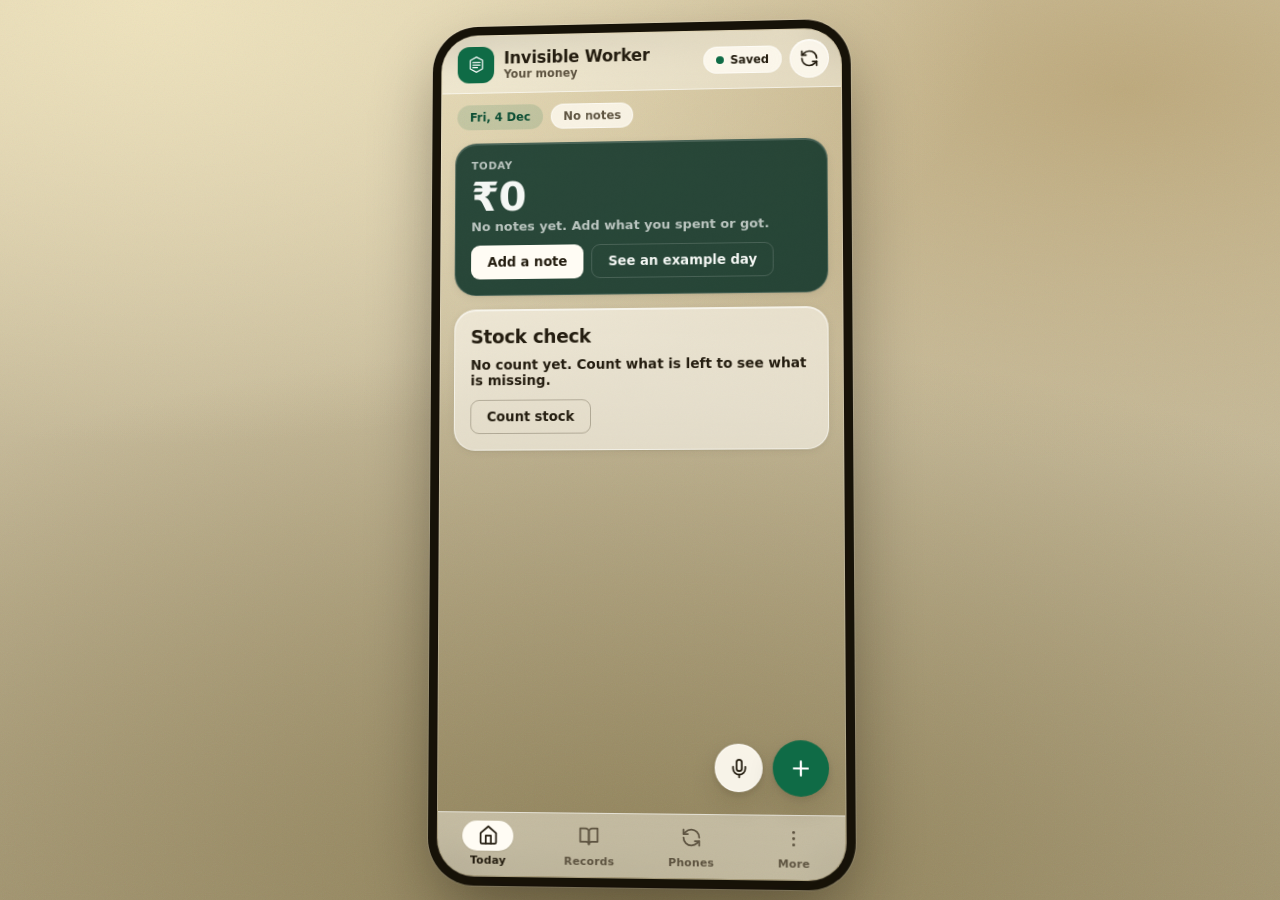
<file: frontend/index.html>
<!doctype html>
<html lang="en">
<head>
  <meta charset="utf-8">
  <meta name="viewport" content="width=device-width, initial-scale=1, viewport-fit=cover">
  <meta name="color-scheme" content="light dark">
  <meta name="theme-color" id="theme-color" content="#d9cdac">
  <meta name="mobile-web-app-capable" content="yes">
  <meta name="apple-mobile-web-app-capable" content="yes">
  <meta name="apple-mobile-web-app-status-bar-style" content="black-translucent">
  <meta name="description" content="A money book for street vendors that works offline and shows what you really made.">
  <title>Invisible Worker</title>
  <link rel="manifest" href="manifest.webmanifest">
  <link rel="icon" type="image/png" href="icons/icon-512.png">
  <link rel="apple-touch-icon" href="icons/icon-512.png">
  <script>
    (function () {
      try {
        var stored = localStorage.getItem("iw-theme");
        var theme = stored || (window.matchMedia("(prefers-color-scheme: dark)").matches ? "dark" : "light");
        document.documentElement.dataset.theme = theme;
        var themeMeta = document.getElementById("theme-color");
        if (themeMeta) themeMeta.setAttribute("content", theme === "dark" ? "#100d07" : "#d9cdac");
      } catch (error) {
        document.documentElement.dataset.theme = "light";
      }
    })();
  </script>
  <link rel="stylesheet" href="styles.css">
</head>
<body>
  <div class="app" id="app">
    <div class="splash" id="splash" aria-hidden="true">
      <div class="splash__mark">
        <svg viewBox="0 0 40 40" role="img" focusable="false">
          <path d="M8 11.5 20 5l12 6.5v17L20 35 8 28.5z" fill="none" stroke="currentColor" stroke-width="2.2" stroke-linejoin="round"/>
          <path d="M13 16h14M13 21h14M13 26h9" stroke="currentColor" stroke-width="2.2" stroke-linecap="round"/>
        </svg>
      </div>
      <p class="splash__name">Invisible Worker</p>
      <p class="splash__tag">Your daily money book</p>
      <span class="splash__loader" aria-hidden="true"></span>
    </div>

    <header class="appbar">
      <div class="appbar__brand">
        <span class="appbar__mark" aria-hidden="true">
          <svg viewBox="0 0 40 40" role="img" focusable="false">
            <path d="M8 11.5 20 5l12 6.5v17L20 35 8 28.5z" fill="none" stroke="currentColor" stroke-width="2.4" stroke-linejoin="round"/>
            <path d="M13 16h14M13 21h14M13 26h9" stroke="currentColor" stroke-width="2.4" stroke-linecap="round"/>
          </svg>
        </span>
        <div class="appbar__titles">
          <h1>Invisible Worker</h1>
          <p id="appbar-sub">Your money</p>
        </div>
      </div>
      <div class="appbar__actions">
        <span class="status status--idle" id="api-status" role="status">
          <span class="status__dot"></span>
          <span id="api-status-text">Starting</span>
        </span>
        <button class="iconbtn" id="refresh-btn" type="button" aria-label="Check again">
          <svg viewBox="0 0 24 24" fill="none" stroke="currentColor" stroke-width="2" stroke-linecap="round" stroke-linejoin="round" focusable="false"><path d="M21 12a9 9 0 0 0-9-9 9.75 9.75 0 0 0-6.74 2.74L3 8"/><path d="M3 3v5h5"/><path d="M3 12a9 9 0 0 0 9 9 9.75 9.75 0 0 0 6.74-2.74L21 16"/><path d="M16 16h5v5"/></svg>
        </button>
      </div>
    </header>

    <main id="main">
      <div class="banner" id="error-banner" role="alert" hidden>
        <div id="error-text">Could not read the notes on this phone. Reload the app.</div>
        <button class="btn btn--small btn--ghost" id="retry-btn" type="button">Try again</button>
      </div>

      <section class="page" id="page-today" data-page="today">
        <div class="date-row">
          <span class="pill pill--tonal" id="business-date">Loading day…</span>
          <span class="pill pill--quiet" id="day-note">—</span>
          <span class="pill pill--quiet" id="seed-pill" hidden>Example day</span>
        </div>

        <article class="card card--hero" id="profit-card">
          <div class="skeleton skeleton--line"></div>
          <div class="skeleton skeleton--big"></div>
          <div class="skeleton skeleton--line"></div>
        </article>

        <article class="card" id="ghost-card">
          <div class="skeleton skeleton--line"></div>
          <div class="skeleton skeleton--big"></div>
          <div class="skeleton skeleton--line"></div>
        </article>

        <article class="card" id="money-shot-card">
          <div class="skeleton skeleton--line"></div>
          <div class="skeleton skeleton--big"></div>
          <div class="skeleton skeleton--line"></div>
        </article>

        <details class="fold" id="numbers-fold">
          <summary>See all the numbers</summary>
          <div class="fold__body">
            <article class="card" id="waterfall-card">
              <div class="skeleton skeleton--line"></div>
              <div class="skeleton skeleton--line"></div>
              <div class="skeleton skeleton--line"></div>
            </article>
            <article class="card" id="loss-card">
              <div class="skeleton skeleton--line"></div>
              <div class="skeleton skeleton--line"></div>
            </article>
            <article class="card" id="evidence-card">
              <div class="skeleton skeleton--line"></div>
              <div class="skeleton skeleton--line"></div>
            </article>
          </div>
        </details>
      </section>

      <section class="page" id="page-ledger" data-page="ledger" hidden>
        <div class="chip-row" id="ledger-filters" role="tablist" aria-label="Show">
          <button class="chip is-active" type="button" data-filter="all">All</button>
          <button class="chip" type="button" data-filter="in">Money in</button>
          <button class="chip" type="button" data-filter="out">Money out</button>
          <button class="chip" type="button" data-filter="pending">To check</button>
        </div>
        <div class="entry-list" id="ledger-list"></div>
      </section>

      <section class="page" id="page-sync" data-page="sync" hidden>
        <p class="page-hint" id="sync-hint">Everything is saved on this phone. Sync when the shop server is reachable.</p>
        <div class="device-grid" id="device-grid"></div>
        <div class="button-row">
          <button class="btn btn--primary" type="button" data-action="sync">Sync with shop</button>
        </div>
        <article class="card" id="merge-log-card">
          <div class="card__head"><div><h3>Sync</h3></div></div>
          <p class="log__empty">Tap “Sync with shop” to look for notes from another phone.</p>
        </article>
        <details class="fold">
          <summary>See the order of notes</summary>
          <div class="fold__body">
            <article class="card order-card" id="order-card">
              <div class="order-pills" id="ledger-order"></div>
              <p class="proof" id="probe-proof"></p>
            </article>
          </div>
        </details>
      </section>

      <section class="page" id="page-more" data-page="more" hidden>
        <article class="card">
          <div class="card__head"><div><h3>Stock</h3></div></div>
          <p class="result-line">Count what is left. We compare it with what you bought.</p>
          <div class="button-row">
            <button class="btn btn--primary" type="button" data-action="open-stock">Count stock</button>
          </div>
        </article>

        <article class="card">
          <div class="card__head"><div><h3>This phone</h3></div></div>
          <p class="result-line" id="device-line">Notes are saved here, even without internet.</p>
          <div class="button-row">
            <button class="btn btn--danger-outline" type="button" data-action="reset">Start over</button>
          </div>
        </article>

        <article class="card">
          <div class="card__head"><div><h3>Screen</h3></div></div>
          <div class="setting-row" style="border-top:0;margin-top:0;padding-top:0">
            <span class="setting-row__text"><strong>Dark screen</strong><span>Easier to read at night</span></span>
            <label class="switch">
              <input type="checkbox" id="theme-toggle" role="switch" aria-label="Dark screen">
              <span class="switch__track" aria-hidden="true"><span class="switch__thumb"></span></span>
            </label>
          </div>
        </article>

        <details class="fold">
          <summary>Advanced</summary>
          <div class="fold__body">
            <article class="card api-card">
              <div class="card__head"><div><h3>Shop server</h3></div></div>
              <form class="api-form" id="api-form">
                <label for="api-base">Server address</label>
                <input id="api-base" name="api" type="url" placeholder="http://192.168.1.100:8000" autocomplete="off" spellcheck="false">
                <button class="btn btn--primary" type="submit">Save</button>
              </form>
              <p class="muted">Only used for sync. The money book works without it.</p>
            </article>

            <article class="card">
              <div class="card__head"><div><h3>Notes on this phone</h3></div></div>
              <div class="event-list" id="events-body"></div>
            </article>

            <article class="card">
              <div class="card__head"><div><h3>Example</h3></div></div>
              <div class="button-row">
                <button class="btn btn--outline" type="button" data-action="load-example">Load example day</button>
              </div>
              <p class="muted">Adds a full sample day so you can show how the numbers are built.</p>
            </article>
          </div>
        </details>

        <p class="colophon">Invisible Worker · CASCADE '26 · Theme 1 · Problem 2</p>
      </section>
    </main>

    <button class="assistant-fab" id="assistant-btn" type="button" aria-label="Voice assistant" aria-haspopup="dialog">
      <svg viewBox="0 0 24 24" fill="none" stroke="currentColor" stroke-width="2" stroke-linecap="round" stroke-linejoin="round" focusable="false"><path d="M12 2a3 3 0 0 0-3 3v7a3 3 0 0 0 6 0V5a3 3 0 0 0-3-3z"/><path d="M19 10v2a7 7 0 0 1-14 0v-2"/><path d="M12 19v3"/></svg>
    </button>

    <button class="fab" id="fab" type="button" aria-label="Add a note" aria-haspopup="dialog">
      <svg viewBox="0 0 24 24" fill="none" stroke="currentColor" stroke-width="2.2" stroke-linecap="round" focusable="false"><path d="M12 5v14"/><path d="M5 12h14"/></svg>
    </button>

    <nav class="bottomnav" aria-label="Main">
      <button class="bottomnav__item is-active" type="button" data-tab="today">
        <span class="bottomnav__icon" aria-hidden="true"><svg viewBox="0 0 24 24" fill="none" stroke="currentColor" stroke-width="2" stroke-linecap="round" stroke-linejoin="round"><path d="M3 9.5 12 2l9 7.5V20a1.5 1.5 0 0 1-1.5 1.5h-15A1.5 1.5 0 0 1 3 20z"/><path d="M9 21.5v-9h6v9"/></svg></span>
        <span class="bottomnav__label">Today</span>
      </button>
      <button class="bottomnav__item" type="button" data-tab="ledger">
        <span class="bottomnav__icon" aria-hidden="true"><svg viewBox="0 0 24 24" fill="none" stroke="currentColor" stroke-width="2" stroke-linecap="round" stroke-linejoin="round"><path d="M2 3h6a4 4 0 0 1 4 4v14a3 3 0 0 0-3-3H2z"/><path d="M22 3h-6a4 4 0 0 0-4 4v14a3 3 0 0 1 3-3h7z"/></svg></span>
        <span class="bottomnav__label">Records</span>
      </button>
      <button class="bottomnav__item" type="button" data-tab="sync">
        <span class="bottomnav__icon" aria-hidden="true"><svg viewBox="0 0 24 24" fill="none" stroke="currentColor" stroke-width="2" stroke-linecap="round" stroke-linejoin="round"><path d="M21 12a9 9 0 0 0-9-9 9.75 9.75 0 0 0-6.74 2.74L3 8"/><path d="M3 3v5h5"/><path d="M3 12a9 9 0 0 0 9 9 9.75 9.75 0 0 0 6.74-2.74L21 16"/><path d="M16 16h5v5"/></svg></span>
        <span class="bottomnav__label">Phones</span>
      </button>
      <button class="bottomnav__item" type="button" data-tab="more">
        <span class="bottomnav__icon" aria-hidden="true"><svg viewBox="0 0 24 24" fill="currentColor" stroke="none"><circle cx="12" cy="5" r="1.7"/><circle cx="12" cy="12" r="1.7"/><circle cx="12" cy="19" r="1.7"/></svg></span>
        <span class="bottomnav__label">More</span>
      </button>
    </nav>

    <div class="sheet" id="receipt-sheet" hidden>
      <div class="sheet__backdrop" data-close-modal></div>
      <div class="sheet__panel" role="dialog" aria-modal="true" aria-labelledby="receipt-title">
        <div class="sheet__grab" data-close-modal aria-hidden="true"><span></span></div>
        <div class="sheet__head">
          <div>
            <p class="eyebrow">How we checked</p>
            <h2 id="receipt-title">Why this number?</h2>
          </div>
          <button class="iconbtn" type="button" data-close-modal aria-label="Close receipt">
            <svg viewBox="0 0 24 24" fill="none" stroke="currentColor" stroke-width="2" stroke-linecap="round" stroke-linejoin="round" focusable="false"><path d="M18 6 6 18"/><path d="m6 6 12 12"/></svg>
          </button>
        </div>
        <div class="sheet__body" id="receipt-body"></div>
      </div>
    </div>

    <div class="sheet" id="add-sheet" hidden>
      <div class="sheet__backdrop" data-close-add></div>
      <div class="sheet__panel" role="dialog" aria-modal="true" aria-labelledby="add-title">
        <div class="sheet__grab" data-close-add aria-hidden="true"><span></span></div>
        <div class="sheet__head">
          <div>
            <p class="eyebrow">New note</p>
            <h2 id="add-title">Add today's money</h2>
          </div>
          <button class="iconbtn" type="button" data-close-add aria-label="Close">
            <svg viewBox="0 0 24 24" fill="none" stroke="currentColor" stroke-width="2" stroke-linecap="round" stroke-linejoin="round" focusable="false"><path d="M18 6 6 18"/><path d="m6 6 12 12"/></svg>
          </button>
        </div>
        <div class="sheet__body">
          <div class="capture-row" id="capture-row">
            <button class="capture" type="button" id="photo-btn">
              <span class="capture__icon" aria-hidden="true"><svg viewBox="0 0 24 24" fill="none" stroke="currentColor" stroke-width="2" stroke-linecap="round" stroke-linejoin="round"><path d="M14.5 4h-5L7 7H4a2 2 0 0 0-2 2v9a2 2 0 0 0 2 2h16a2 2 0 0 0 2-2V9a2 2 0 0 0-2-2h-3l-2.5-3z"/><circle cx="12" cy="13" r="3"/></svg></span>
              <span>Photo</span>
            </button>
            <button class="capture" type="button" id="voice-btn">
              <span class="capture__icon" aria-hidden="true"><svg viewBox="0 0 24 24" fill="none" stroke="currentColor" stroke-width="2" stroke-linecap="round" stroke-linejoin="round"><path d="M12 2a3 3 0 0 0-3 3v7a3 3 0 0 0 6 0V5a3 3 0 0 0-3-3z"/><path d="M19 10v2a7 7 0 0 1-14 0v-2"/><path d="M12 19v3"/></svg></span>
              <span>Voice</span>
            </button>
            <button class="capture" type="button" id="video-btn">
              <span class="capture__icon" aria-hidden="true"><svg viewBox="0 0 24 24" fill="none" stroke="currentColor" stroke-width="2" stroke-linecap="round" stroke-linejoin="round"><path d="m23 7-7 5 7 5V7z"/><rect x="1" y="5" width="15" height="14" rx="2"/></svg></span>
              <span>Video</span>
            </button>
            <button class="capture" type="button" id="type-btn">
              <span class="capture__icon" aria-hidden="true"><svg viewBox="0 0 24 24" fill="none" stroke="currentColor" stroke-width="2" stroke-linecap="round" stroke-linejoin="round"><path d="M17 3a2.85 2.85 0 1 1 4 4L7.5 20.5 2 22l1.5-5.5z"/></svg></span>
              <span>Type</span>
            </button>
          </div>

          <input type="file" id="photo-input" accept="image/*" capture="environment" hidden>
          <input type="file" id="bill-input" accept="image/*" multiple hidden>
          <div class="draft" id="add-draft" hidden></div>

          <form class="add-form" id="add-form" hidden>
            <div class="seg" role="group" aria-label="Money in or out">
              <button class="seg__btn is-active" type="button" data-direction="out">I spent</button>
              <button class="seg__btn" type="button" data-direction="in">I got</button>
            </div>
            <label class="field">
              <span>What was it?</span>
              <input id="add-item" list="item-list" placeholder="Tomatoes" autocomplete="off" required>
            </label>
            <datalist id="item-list">
              <option value="tomatoes"></option>
              <option value="onion"></option>
              <option value="poha"></option>
              <option value="tea"></option>
              <option value="snacks"></option>
              <option value="oil"></option>
            </datalist>
            <div class="field-pair">
              <label class="field">
                <span>How much</span>
                <input id="add-qty" type="number" inputmode="decimal" step="any" min="0" placeholder="3" required>
              </label>
              <label class="field">
                <span>Unit</span>
                <select id="add-unit">
                  <option value="kg">kg</option>
                  <option value="plate">plate</option>
                  <option value="piece">piece</option>
                  <option value="cup">cup</option>
                  <option value="litre">litre</option>
                </select>
              </label>
            </div>
            <label class="field">
              <span>Amount ₹</span>
              <input id="add-amount" type="number" inputmode="decimal" step="any" min="1" placeholder="180" required>
            </label>
            <div class="attach-tools">
              <button class="btn btn--small btn--outline" type="button" id="bill-btn">Add bill photo</button>
              <button class="btn btn--small btn--outline" type="button" id="context-btn">Link past note</button>
            </div>
            <div class="attach-list" id="attach-list"></div>
            <div class="attach-list" id="context-list"></div>
            <div class="context-picker" id="context-picker" hidden></div>
            <label class="field">
              <span>Note (optional)</span>
              <input id="add-text" placeholder="What was said or written" autocomplete="off">
            </label>
            <button class="btn btn--primary btn--wide" type="submit">Save note</button>
            <p class="add-hint">Saved on this phone. No internet needed.</p>
          </form>
        </div>
      </div>
    </div>

    <div class="sheet" id="stock-sheet" hidden>
      <div class="sheet__backdrop" data-close-stock></div>
      <div class="sheet__panel" role="dialog" aria-modal="true" aria-labelledby="stock-title">
        <div class="sheet__grab" data-close-stock aria-hidden="true"><span></span></div>
        <div class="sheet__head">
          <div>
            <p class="eyebrow">Stock check</p>
            <h2 id="stock-title">What is left?</h2>
          </div>
          <button class="iconbtn" type="button" data-close-stock aria-label="Close">
            <svg viewBox="0 0 24 24" fill="none" stroke="currentColor" stroke-width="2" stroke-linecap="round" stroke-linejoin="round" focusable="false"><path d="M18 6 6 18"/><path d="m6 6 12 12"/></svg>
          </button>
        </div>
        <div class="sheet__body">
          <form class="add-form" id="stock-form">
            <label class="field">
              <span>Item</span>
              <input id="stock-item" list="item-list" value="tomatoes" autocomplete="off" required>
            </label>
            <label class="field">
              <span>How much is left? (kg)</span>
              <input id="stock-qty" type="number" inputmode="decimal" step="any" min="0" placeholder="2" required>
            </label>
            <button class="btn btn--primary btn--wide" type="submit">Save count</button>
            <p class="add-hint">We compare this with what you bought.</p>
          </form>
        </div>
      </div>
    </div>

    <div class="sheet" id="assistant-sheet" hidden>
      <div class="sheet__backdrop" data-close-assistant></div>
      <div class="sheet__panel" role="dialog" aria-modal="true" aria-labelledby="assistant-title">
        <div class="sheet__grab" data-close-assistant aria-hidden="true"><span></span></div>
        <div class="sheet__head">
          <div>
            <p class="eyebrow" id="assistant-eyebrow">Voice assistant</p>
            <h2 id="assistant-title">Ask me</h2>
          </div>
          <button class="iconbtn" type="button" data-close-assistant aria-label="Close assistant">
            <svg viewBox="0 0 24 24" fill="none" stroke="currentColor" stroke-width="2" stroke-linecap="round" stroke-linejoin="round" focusable="false"><path d="M18 6 6 18"/><path d="m6 6 12 12"/></svg>
          </button>
        </div>
        <div class="sheet__body">
          <div class="assistant-top">
            <button class="assistant-orb" id="assistant-orb" type="button" aria-label="Speak">
              <svg viewBox="0 0 24 24" fill="none" stroke="currentColor" stroke-width="2" stroke-linecap="round" stroke-linejoin="round" focusable="false"><path d="M12 2a3 3 0 0 0-3 3v7a3 3 0 0 0 6 0V5a3 3 0 0 0-3-3z"/><path d="M19 10v2a7 7 0 0 1-14 0v-2"/><path d="M12 19v3"/></svg>
            </button>
            <div class="assistant-meta">
              <p id="assistant-status">Tap the mic and speak</p>
              <p class="faint" id="assistant-lang-label">English</p>
            </div>
          </div>
          <div class="assistant-reply" id="assistant-reply"></div>
          <div class="assistant-actions">
            <button class="btn btn--small btn--outline" type="button" data-assistant-action="add">Add a note</button>
            <button class="btn btn--small btn--outline" type="button" data-assistant-action="today">Today's money</button>
            <button class="btn btn--small btn--outline" type="button" data-assistant-action="stock">Count stock</button>
            <button class="btn btn--small btn--outline" type="button" data-assistant-action="sync">Sync</button>
          </div>
          <div class="assistant-lang-row">
            <label class="lang-pick" aria-label="Assistant language">
              <svg viewBox="0 0 24 24" fill="none" stroke="currentColor" stroke-width="2" stroke-linecap="round" stroke-linejoin="round" aria-hidden="true" focusable="false"><circle cx="12" cy="12" r="9"/><path d="M3 12h18"/><path d="M12 3a15 15 0 0 1 0 18a15 15 0 0 1 0-18z"/></svg>
              <select id="assistant-lang-select">
                <option value="en">English</option>
                <option value="hi">हिंदी</option>
                <option value="mr">मराठी</option>
                <option value="or">ଓଡ଼ିଆ</option>
                <option value="ta">தமிழ்</option>
                <option value="te">తెలుగు</option>
              </select>
            </label>
            <button class="btn btn--small btn--ghost" id="assistant-location-btn" type="button">Use my location</button>
          </div>
          <p class="add-hint" id="assistant-hint">Voice needs internet. The money book works offline.</p>
        </div>
      </div>
    </div>

    <div class="snackbar" id="toasts" aria-live="polite" aria-atomic="false"></div>
  </div>

  <script src="local.js" defer></script>
  <script src="app.js" defer></script>
</body>
</html>
</file>
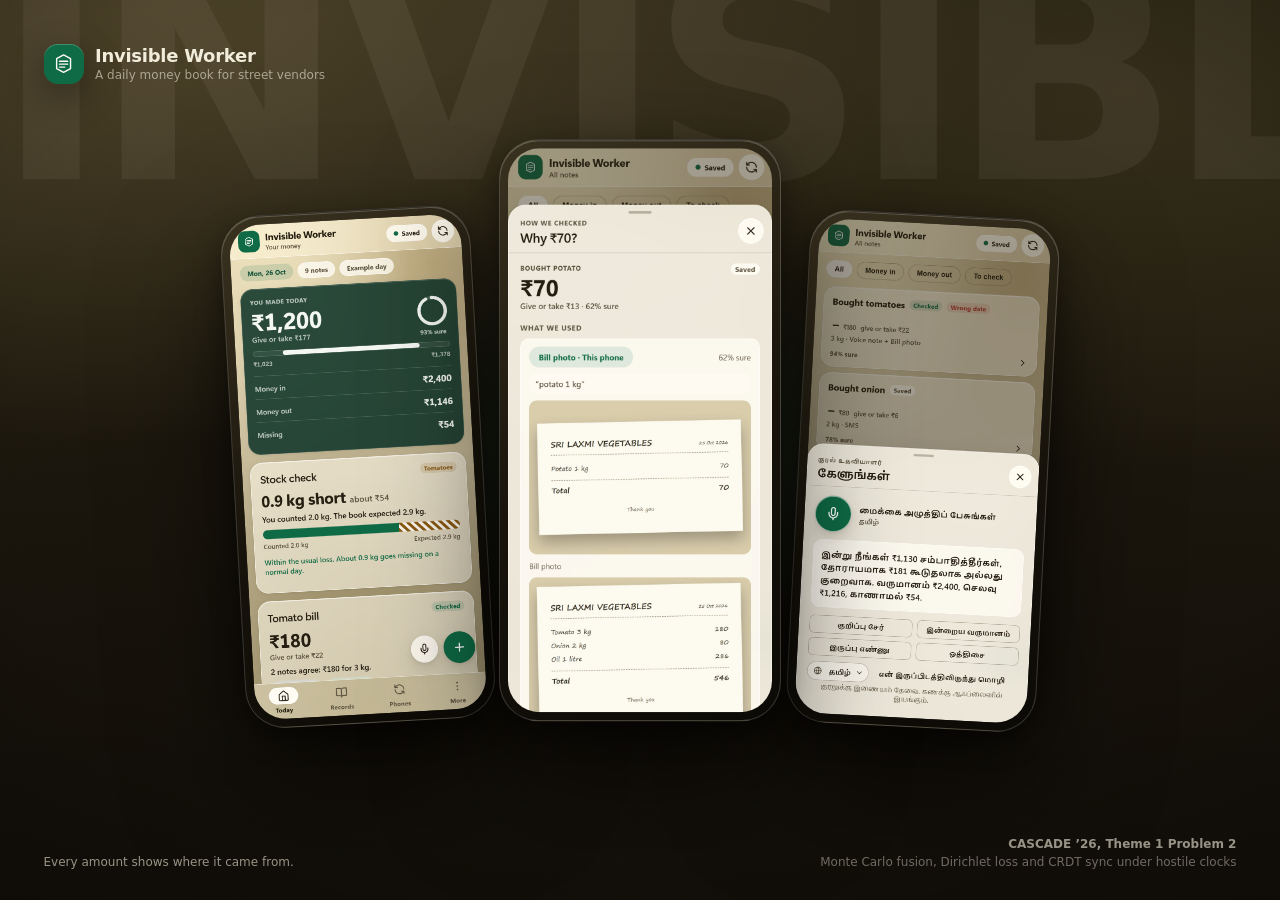
<file: frontend/showcase.html>
<!doctype html>
<html lang="en">
<head>
<meta charset="utf-8">
<meta name="viewport" content="width=device-width, initial-scale=1">
<title>Invisible Worker — CASCADE '26</title>
<style>
  * { box-sizing: border-box; }
  html, body { height: 100%; margin: 0; }

  body {
    overflow: hidden;
    background: #100d07;
    color: #f2ecdb;
    font-family: "Segoe UI Variable Text", "Segoe UI", "Noto Sans", system-ui, -apple-system, sans-serif;
    -webkit-font-smoothing: antialiased;
    text-rendering: optimizeLegibility;
  }

  .stage {
    position: fixed;
    inset: 0;
    isolation: isolate;
    overflow: hidden;
    background:
      radial-gradient(120% 90% at 12% 0%, #4c4228 0%, rgba(76, 66, 40, 0) 55%),
      radial-gradient(110% 80% at 88% 10%, #332c18 0%, rgba(51, 44, 24, 0) 52%),
      radial-gradient(140% 100% at 50% 100%, #14100a 0%, rgba(20, 16, 10, 0) 62%),
      linear-gradient(180deg, #262012, #100d07);
  }

  .stage::before {
    content: "";
    position: absolute;
    inset: 0;
    z-index: -1;
    opacity: .06;
    mix-blend-mode: overlay;
    background-image: url("data:image/svg+xml,%3Csvg xmlns='http://www.w3.org/2000/svg' width='160' height='160'%3E%3Cfilter id='n'%3E%3CfeTurbulence type='fractalNoise' baseFrequency='.9' numOctaves='2'/%3E%3C/filter%3E%3Crect width='160' height='160' filter='url(%23n)'/%3E%3C/svg%3E");
  }

  .stage::after {
    content: "";
    position: absolute;
    inset: 0;
    z-index: 1;
    pointer-events: none;
    background: radial-gradient(120% 100% at 50% 42%, transparent 45%, rgba(0, 0, 0, .45) 100%);
  }

  .ghost {
    position: absolute;
    top: -.14em;
    left: -.015em;
    z-index: 0;
    font-family: "Segoe UI Variable Display", "Segoe UI", "Noto Sans", system-ui, sans-serif;
    font-size: 23.5vw;
    font-weight: 700;
    line-height: .78;
    letter-spacing: -.045em;
    white-space: nowrap;
    color: rgba(242, 236, 219, .06);
    pointer-events: none;
    user-select: none;
  }

  .brand {
    position: absolute;
    top: clamp(28px, 3.4vw, 54px);
    left: clamp(28px, 3.4vw, 54px);
    z-index: 6;
    display: flex;
    align-items: center;
    gap: clamp(11px, .9vw, 15px);
  }

  .mark {
    width: clamp(40px, 3vw, 50px);
    height: clamp(40px, 3vw, 50px);
    flex: none;
    display: grid;
    place-items: center;
    border-radius: 14px;
    background: #0f6b46;
    color: #fffcf4;
    box-shadow: 0 12px 34px rgba(0, 0, 0, .38), inset 0 1px 0 rgba(255, 255, 255, .22);
  }

  .mark svg { width: 58%; height: 58%; }

  .brand__text strong {
    display: block;
    font-family: "Segoe UI Variable Display", "Segoe UI", "Noto Sans", system-ui, sans-serif;
    font-size: clamp(18px, 1.25vw, 23px);
    font-weight: 600;
    letter-spacing: -.015em;
  }

  .brand__text span {
    display: block;
    margin-top: 2px;
    font-size: clamp(12px, .82vw, 14px);
    color: rgba(242, 236, 219, .58);
  }

  .phones {
    position: absolute;
    inset: 0;
    z-index: 3;
    display: flex;
    align-items: center;
    justify-content: center;
    gap: clamp(16px, 2.4vw, 62px);
    padding: 5vh 4vw;
  }

  .phones::before {
    content: "";
    position: absolute;
    z-index: -1;
    width: 58vw;
    height: 64vh;
    background: radial-gradient(closest-side, rgba(88, 209, 145, .17), rgba(88, 209, 145, 0) 72%);
    filter: blur(14px);
  }

  .phone {
    position: relative;
    flex: none;
    margin: 0;
    padding: clamp(8px, .55vw, 12px);
    border-radius: clamp(30px, 3.1vw, 46px);
    border: 1px solid rgba(255, 255, 255, .17);
    background: linear-gradient(155deg, #3a3220 0%, #17130b 55%, #0c0a06 100%);
    box-shadow:
      0 55px 120px rgba(0, 0, 0, .62),
      0 10px 28px rgba(0, 0, 0, .42),
      inset 0 1px 0 rgba(255, 255, 255, .22);
  }

  .phone img {
    display: block;
    width: 100%;
    height: auto;
    border-radius: calc(clamp(30px, 3.1vw, 46px) - clamp(8px, .55vw, 12px));
  }

  .phone--left {
    width: clamp(210px, 19.5vw, 500px);
    z-index: 2;
    transform: rotate(-3.2deg) translateY(3.2%);
    margin-right: clamp(-30px, -1vw, -6px);
  }

  .phone--center {
    width: clamp(240px, 22vw, 563px);
    z-index: 4;
    transform: translateY(-3.4%);
  }

  .phone--right {
    width: clamp(210px, 19.5vw, 500px);
    z-index: 2;
    transform: rotate(3deg) translateY(4%);
    margin-left: clamp(-30px, -1vw, -6px);
  }

  .foot {
    position: absolute;
    left: clamp(28px, 3.4vw, 54px);
    right: clamp(28px, 3.4vw, 54px);
    bottom: clamp(22px, 2.2vw, 34px);
    z-index: 6;
    display: flex;
    align-items: flex-end;
    justify-content: space-between;
    gap: 24px;
    font-size: clamp(12px, .8vw, 17px);
    line-height: 1.55;
  }

  .foot__line { color: rgba(242, 236, 219, .60); }
  .foot__event { color: rgba(242, 236, 219, .42); text-align: right; }
  .foot__event strong { display: block; font-weight: 600; color: rgba(242, 236, 219, .60); }

  @media (max-aspect-ratio: 4/5) {
    .ghost {
      top: 3.2%;
      left: -3vw;
      font-size: 20vw;
    }

    .ghost__second { display: none; }

    .brand {
      top: 5.4%;
      left: 7vw;
    }

    .brand__text strong { font-size: clamp(20px, 2.4vw, 30px); }
    .brand__text span { font-size: clamp(12px, 1.05vw, 15px); }

    .phones {
      display: block;
      padding: 0;
    }

    .phones::before {
      width: 120vw;
      height: 70vh;
      left: -20vw;
      top: 12vh;
    }

    .phone--left { display: none; }

    .phone--center {
      position: absolute;
      left: 7vw;
      top: 18vh;
      width: 58vw;
      transform: rotate(-3deg);
      margin: 0;
    }

    .phone--right {
      position: absolute;
      left: 53vw;
      top: 29vh;
      width: 42vw;
      transform: rotate(4deg);
      margin: 0;
      z-index: 2;
    }

    .foot {
      flex-direction: column;
      align-items: flex-start;
      gap: 7px;
      bottom: 3.6vh;
      font-size: 15px;
    }

    .foot__event { text-align: left; }
  }
</style>
</head>
<body>
  <div class="stage">
    <div class="ghost" aria-hidden="true"><span>INVISIBLE</span> <span class="ghost__second">WORKER</span></div>

    <header class="brand">
      <span class="mark" aria-hidden="true">
        <svg viewBox="0 0 40 40" role="img" focusable="false">
          <path d="M8 11.5 20 5l12 6.5v17L20 35 8 28.5z" fill="none" stroke="currentColor" stroke-width="2.4" stroke-linejoin="round"/>
          <path d="M13 16h14M13 21h14M13 26h9" stroke="currentColor" stroke-width="2.4" stroke-linecap="round"/>
        </svg>
      </span>
      <span class="brand__text">
        <strong>Invisible Worker</strong>
        <span>A daily money book for street vendors</span>
      </span>
    </header>

    <main class="phones">
      <figure class="phone phone--left">
        <img src="showcase/today.png" alt="Today: today's earnings, money in, money out and missing">
      </figure>
      <figure class="phone phone--center">
        <img src="showcase/receipt.png" alt="Why ₹70? sheet with the bill photo and a linked past note">
      </figure>
      <figure class="phone phone--right">
        <img src="showcase/assistant.png" alt="Voice assistant answering in Tamil with today's profit">
      </figure>
    </main>

    <footer class="foot">
      <span class="foot__line">Every amount shows where it came from.</span>
      <span class="foot__event">
        <strong>CASCADE ’26, Theme 1 Problem 2</strong>
        Monte Carlo fusion, Dirichlet loss and CRDT sync under hostile clocks
      </span>
    </footer>
  </div>
</body>
</html>
</file>
<file: frontend/styles.css>
:root {
  --bg: #d6caa9;
  --surface: rgba(255, 252, 243, .58);
  --surface-2: rgba(255, 252, 243, .78);
  --surface-3: rgba(255, 252, 243, .92);
  --ink: #241d10;
  --muted: #5d5340;
  --faint: #655c4b;
  --line: rgba(58, 48, 28, .16);
  --line-strong: rgba(58, 48, 28, .30);
  --glass-edge: rgba(255, 255, 255, .55);
  --glass-inset: inset 0 1px 0 rgba(255, 255, 255, .55);
  --bar-bg: rgba(255, 252, 243, .42);
  --sheet-bg: rgba(250, 246, 235, .88);
  --splash-bg: rgba(214, 202, 169, .55);
  --primary: #0f6b46;
  --primary-strong: #0b5a3a;
  --on-primary: #ffffff;
  --primary-container: rgba(15, 107, 70, .14);
  --on-primary-container: #0b4d33;
  --accent: #0f6b46;
  --on-accent: #ffffff;
  --on-accent-dim: rgba(255, 255, 255, .86);
  --on-accent-tile: rgba(255, 255, 255, .18);
  --on-accent-line: rgba(255, 255, 255, .32);
  --green-soft: rgba(15, 107, 70, .13);
  --green-ink: #146c46;
  --amber-soft: rgba(138, 90, 18, .14);
  --amber-ink: #8a5a12;
  --red: #b4342c;
  --on-red: #fffcf4;
  --red-soft: rgba(180, 52, 44, .13);
  --blue: #2f5c8f;
  --blue-soft: rgba(47, 92, 143, .13);
  --white: #fffcf4;
  --on-white: #241d10;
  --hero-bg: rgba(16, 53, 42, .88);
  --hero-ink: #f4f7f4;
  --hero-dim: rgba(244, 247, 244, .72);
  --hero-line: rgba(244, 247, 244, .16);
  --hero-tile: rgba(255, 255, 255, .06);
  --console: #14181a;
  --console-ink: #cfd9d3;
  --shadow: 0 1px 2px rgba(40, 32, 14, .06), 0 2px 10px rgba(40, 32, 14, .07);
  --shadow-soft: 0 1px 2px rgba(40, 32, 14, .06);
  --shadow-raised: 0 2px 6px rgba(40, 32, 14, .12), 0 12px 28px rgba(40, 32, 14, .14);
  --spinner-track: rgba(36, 29, 16, .20);
  --spinner-ink: rgba(36, 29, 16, .72);
  --mesh:
    radial-gradient(120% 90% at 12% 0%, #efe3bd 0%, rgba(239, 227, 189, 0) 55%),
    radial-gradient(110% 80% at 88% 10%, #bda97c 0%, rgba(189, 169, 124, 0) 52%),
    radial-gradient(140% 100% at 50% 100%, #8f8158 0%, rgba(143, 129, 88, 0) 62%),
    linear-gradient(180deg, #d9cdac, #b0a381);
  --grain-op: .07;
  --radius: 22px;
  --radius-sm: 14px;
  --radius-xs: 9px;
  --sans: "Segoe UI Variable Text", "Segoe UI", "Noto Sans", system-ui, -apple-system, sans-serif;
  --display: "Segoe UI Variable Display", "Segoe UI", "Noto Sans", system-ui, -apple-system, sans-serif;
  --mono: "Cascadia Mono", "SFMono-Regular", Consolas, monospace;
  --nav-h: 64px;
  --appbar-h: 60px;
  --ease-out: cubic-bezier(.16, 1, .3, 1);
  --ease-spring: cubic-bezier(.22, 1.12, .36, 1);
}

[data-theme="dark"] {
  --bg: #1c1710;
  --surface: rgba(45, 39, 24, .55);
  --surface-2: rgba(56, 49, 30, .72);
  --surface-3: rgba(70, 61, 38, .85);
  --ink: #f2ecdb;
  --muted: #b5aa90;
  --faint: #a89d84;
  --line: rgba(242, 236, 219, .14);
  --line-strong: rgba(242, 236, 219, .26);
  --glass-edge: rgba(255, 255, 255, .13);
  --glass-inset: inset 0 1px 0 rgba(255, 255, 255, .10);
  --bar-bg: rgba(24, 20, 12, .45);
  --sheet-bg: rgba(32, 27, 17, .90);
  --splash-bg: rgba(18, 15, 8, .55);
  --primary: #58d191;
  --primary-strong: #7adfa8;
  --on-primary: #082015;
  --primary-container: rgba(88, 209, 145, .16);
  --on-primary-container: #9fe6bd;
  --accent: #58d191;
  --on-accent: #082015;
  --on-accent-dim: rgba(8, 32, 21, .82);
  --on-accent-tile: rgba(8, 32, 21, .14);
  --on-accent-line: rgba(8, 32, 21, .26);
  --green-soft: rgba(88, 209, 145, .16);
  --green-ink: #8fe0b4;
  --amber-soft: rgba(224, 189, 106, .16);
  --amber-ink: #e6c37a;
  --red: #f0968c;
  --on-red: #2a1210;
  --red-soft: rgba(240, 150, 140, .16);
  --blue: #9cbde4;
  --blue-soft: rgba(156, 189, 228, .16);
  --white: #f4edda;
  --hero-bg: rgba(15, 42, 33, .82);
  --hero-ink: #eef3ee;
  --hero-dim: rgba(238, 243, 238, .72);
  --hero-line: rgba(238, 243, 238, .16);
  --hero-tile: rgba(255, 255, 255, .05);
  --console: #12100a;
  --console-ink: #cfc4a8;
  --shadow: 0 1px 2px rgba(0, 0, 0, .35), 0 2px 10px rgba(0, 0, 0, .30);
  --shadow-soft: 0 1px 2px rgba(0, 0, 0, .30);
  --shadow-raised: 0 2px 6px rgba(0, 0, 0, .45), 0 14px 32px rgba(0, 0, 0, .45);
  --spinner-track: rgba(242, 236, 219, .22);
  --spinner-ink: rgba(242, 236, 219, .78);
  --mesh:
    radial-gradient(120% 90% at 12% 0%, #4c4228 0%, rgba(76, 66, 40, 0) 55%),
    radial-gradient(110% 80% at 88% 10%, #332c18 0%, rgba(51, 44, 24, 0) 52%),
    radial-gradient(140% 100% at 50% 100%, #14100a 0%, rgba(20, 16, 10, 0) 62%),
    linear-gradient(180deg, #262012, #100d07);
  --grain-op: .05;
}

* { box-sizing: border-box; }
[hidden] { display: none !important; }

html, body { height: 100%; }

body {
  margin: 0;
  font-family: var(--sans);
  color: var(--ink);
  background: var(--mesh);
  background-attachment: fixed;
  -webkit-font-smoothing: antialiased;
  text-rendering: optimizeLegibility;
}

body::after {
  content: "";
  position: fixed;
  inset: 0;
  z-index: -1;
  pointer-events: none;
  opacity: var(--grain-op);
  mix-blend-mode: overlay;
  background-image: url("data:image/svg+xml,%3Csvg xmlns='http://www.w3.org/2000/svg' width='160' height='160'%3E%3Cfilter id='n'%3E%3CfeTurbulence type='fractalNoise' baseFrequency='.9' numOctaves='2'/%3E%3C/filter%3E%3Crect width='160' height='160' filter='url(%23n)'/%3E%3C/svg%3E");
}

/* ---------- App frame ---------- */

.app {
  position: relative;
  display: flex;
  flex-direction: column;
  width: 100%;
  height: 100dvh;
  max-width: 100%;
  margin: 0 auto;
  background: transparent;
  overflow: hidden;
  font-variant-numeric: tabular-nums;
}

/* ---------- Splash ---------- */

.splash {
  position: absolute;
  inset: 0;
  z-index: 60;
  display: flex;
  flex-direction: column;
  align-items: center;
  justify-content: center;
  gap: 6px;
  background: var(--splash-bg);
  backdrop-filter: blur(14px) saturate(1.2);
  transition: opacity .5s var(--ease-out), transform .5s var(--ease-out), filter .5s var(--ease-out), visibility .5s;
}

.splash.is-hide {
  opacity: 0;
  visibility: hidden;
  transform: scale(1.025) translateY(-8px);
  filter: blur(3px);
}

.splash__mark {
  width: 92px;
  height: 92px;
  border-radius: 22px;
  display: grid;
  place-items: center;
  background: var(--accent);
  color: var(--on-accent);
  margin-bottom: 12px;
  box-shadow: var(--shadow-raised);
}

.splash__mark svg { width: 50px; height: 50px; }
.splash__mark { animation: mark-in .9s var(--ease-spring) both; }

.splash__name { animation: fade-up .55s .12s var(--ease-out) both; }
.splash__tag { animation: fade-up .55s .2s var(--ease-out) both; }

@keyframes mark-in {
  from { opacity: 0; transform: rotateY(-26deg) rotateX(7deg) scale(.9); }
  to { opacity: 1; transform: none; }
}

@keyframes fade-up {
  from { opacity: 0; transform: translateY(8px); }
  to { opacity: 1; transform: none; }
}

.splash__name {
  margin: 0;
  font-family: var(--display);
  font-size: 1.7rem;
  font-weight: 700;
  letter-spacing: -.016em;
  color: var(--ink);
}

.splash__tag {
  margin: 0;
  font-size: .8rem;
  font-weight: 600;
  color: var(--muted);
}

.splash__loader {
  width: 24px;
  height: 24px;
  margin-top: 18px;
  border-radius: 50%;
  border: 3px solid var(--line-strong);
  border-top-color: var(--ink);
  animation: spin 0.9s linear infinite;
}

@keyframes spin { to { transform: rotate(360deg); } }

/* ---------- App bar ---------- */

.appbar {
  flex: none;
  height: var(--appbar-h);
  display: flex;
  align-items: center;
  justify-content: space-between;
  gap: 10px;
  padding: 0 12px 0 16px;
  background: var(--bar-bg);
  backdrop-filter: blur(18px) saturate(1.3);
  border-bottom: 1px solid var(--glass-edge);
  z-index: 20;
}

.appbar__brand { display: flex; align-items: center; gap: 10px; min-width: 0; }

.appbar__mark {
  width: 38px;
  height: 38px;
  flex: none;
  border-radius: 12px;
  display: grid;
  place-items: center;
  background: var(--accent);
  color: var(--on-accent);
}

.appbar__mark svg { width: 21px; height: 21px; }

.appbar__titles { min-width: 0; }

.appbar__titles h1 {
  margin: 0;
  font-family: var(--display);
  font-size: 1.05rem;
  font-weight: 700;
  letter-spacing: -.01em;
  white-space: nowrap;
  overflow: hidden;
  text-overflow: ellipsis;
}

.appbar__titles p {
  margin: 0;
  font-size: .72rem;
  font-weight: 600;
  color: var(--muted);
  white-space: nowrap;
  overflow: hidden;
  text-overflow: ellipsis;
}

.appbar__actions { display: flex; align-items: center; gap: 8px; }

.iconbtn {
  width: 40px;
  height: 40px;
  border: none;
  border-radius: 50%;
  display: grid;
  place-items: center;
  background: var(--surface-2);
  color: var(--ink);
  border: 1px solid var(--glass-edge);
  backdrop-filter: blur(12px);
  box-shadow: var(--glass-inset);
  cursor: pointer;
  transition: transform .12s ease, background .18s ease;
}

.iconbtn:hover { background: var(--surface-3); }
.iconbtn:active { transform: scale(.92); }
.iconbtn svg { width: 20px; height: 20px; }

.status {
  display: inline-flex;
  align-items: center;
  gap: 6px;
  padding: 6px 12px;
  border-radius: 999px;
  font-size: .72rem;
  font-weight: 700;
  border: 1px solid var(--glass-edge);
  background: var(--surface-2);
  backdrop-filter: blur(12px);
  color: var(--ink);
}

.status__dot { width: 8px; height: 8px; border-radius: 50%; background: var(--faint); }

.status--ok .status__dot { background: var(--primary); }

.status--error { background: var(--red-soft); color: var(--red); border-color: transparent; }
.status--error .status__dot { background: var(--red); }

.status--busy .status__dot { animation: pulse 1s ease-in-out infinite; }

@keyframes pulse { 50% { opacity: .25; } }

/* ---------- Main scroll region ---------- */

main {
  position: relative;
  flex: 1;
  overflow-y: auto;
  overscroll-behavior: contain;
  scroll-behavior: smooth;
  padding: 12px 14px calc(var(--nav-h) + 84px);
  scrollbar-width: thin;
  scrollbar-color: var(--line-strong) transparent;
  perspective: 1200px;
  perspective-origin: 50% 0%;
}

main::-webkit-scrollbar { width: 6px; }
main::-webkit-scrollbar-thumb { background: var(--line-strong); border-radius: 999px; }
main::-webkit-scrollbar-track { background: transparent; }

.page { display: flex; flex-direction: column; gap: 14px; }

.page--enter {
  animation: page-in .52s var(--ease-out) both;
  transform-origin: 50% 0%;
}

.page--enter > * {
  animation: rise-in .56s var(--ease-out) both;
  animation-delay: calc(var(--stagger, 0) * 42ms);
}

@keyframes page-in {
  0% { opacity: 0; transform: translate3d(0, 20px, -60px) rotateX(4deg); }
  60% { opacity: 1; }
  100% { opacity: 1; transform: none; }
}

@keyframes rise-in {
  from { opacity: 0; transform: translate3d(0, 13px, 0); }
  to { opacity: 1; transform: none; }
}

.card--hero { position: relative; overflow: hidden; }

.page--enter .card--hero::after {
  content: "";
  position: absolute;
  inset: -70% -20%;
  pointer-events: none;
  background: linear-gradient(104deg, transparent 36%, rgba(255, 255, 255, .10) 47%, transparent 58%);
  transform: translateX(-55%) rotate(6deg);
  animation: hero-sheen 1.15s .12s var(--ease-out) both;
}

@keyframes hero-sheen {
  to { transform: translateX(55%) rotate(6deg); }
}

.page-hint {
  margin: 0;
  font-size: .78rem;
  font-weight: 600;
  color: var(--muted);
  padding: 0 4px;
}

.date-row { display: flex; flex-wrap: wrap; gap: 8px; padding: 0 2px; }

/* ---------- Cards ---------- */

.card {
  background: var(--surface);
  border: 1px solid var(--glass-edge);
  border-radius: var(--radius);
  padding: 16px;
  backdrop-filter: blur(20px) saturate(1.25);
  box-shadow: var(--glass-inset), var(--shadow);
}

.card--hero {
  background: var(--hero-bg);
  color: var(--hero-ink);
  border-color: var(--hero-line);
  backdrop-filter: blur(22px) saturate(1.2);
  box-shadow: inset 0 1px 0 var(--hero-line), var(--shadow);
}

.card__head {
  display: flex;
  align-items: flex-start;
  justify-content: space-between;
  gap: 10px;
  margin-bottom: 10px;
  flex-wrap: wrap;
}

.card__head h3 {
  margin: 0;
  font-family: var(--display);
  font-size: 1.18rem;
  font-weight: 600;
  letter-spacing: -.015em;
}

.eyebrow {
  margin: 0 0 2px;
  font-size: .66rem;
  font-weight: 700;
  text-transform: uppercase;
  letter-spacing: .06em;
  color: var(--muted);
}

.card--hero .eyebrow { color: var(--hero-dim); }

.muted { color: var(--muted); font-size: .78rem; }
.faint { color: var(--faint); font-size: .74rem; }

/* ---------- Hero (profit) ---------- */

.hero-top { display: flex; justify-content: space-between; align-items: center; gap: 12px; }

.hero-amount {
  margin: 6px 0 2px;
  font-family: var(--display);
  font-size: 2.6rem;
  line-height: 1.02;
  font-weight: 700;
  letter-spacing: -.018em;
}

.hero-sub { margin: 0 0 12px; font-size: .82rem; font-weight: 600; color: var(--hero-dim); }

.range-bar {
  position: relative;
  height: 10px;
  border-radius: 999px;
  background: var(--hero-tile);
  border: 1px solid var(--hero-line);
  overflow: hidden;
}

.range-bar__fill {
  position: absolute;
  top: 0;
  bottom: 0;
  border-radius: 999px;
  background: var(--hero-ink);
}

.range-labels {
  display: flex;
  justify-content: space-between;
  font-size: .7rem;
  font-weight: 600;
  color: var(--hero-dim);
  margin-top: 5px;
}

.mini-grid {
  display: grid;
  grid-template-columns: 1fr 1fr;
  gap: 8px;
  margin: 14px 0 0;
}

.mini-grid > div {
  background: var(--hero-tile);
  border: 1px solid var(--hero-line);
  border-radius: var(--radius-sm);
  padding: 9px 11px;
}

.mini-grid dt { font-size: .64rem; font-weight: 700; text-transform: uppercase; letter-spacing: .06em; color: var(--hero-dim); }
.mini-grid dd { margin: 2px 0 0; font-size: .92rem; font-weight: 700; }
.mini-grid dd span { font-size: .68rem; font-weight: 500; color: var(--hero-dim); }

.hero-foot { margin: 12px 0 0; font-size: .74rem; color: var(--hero-dim); }

.conf-ring { flex: none; text-align: center; }
.conf-ring svg { display: block; }
.conf-ring__track { stroke: var(--hero-line); }
.conf-ring__fill { stroke: var(--hero-ink); transition: stroke-dashoffset .6s ease; }
.conf-ring__label { font-size: .68rem; font-weight: 700; color: var(--hero-dim); margin-top: 2px; }

/* ---------- Stat strip ---------- */

/* ---------- Money shot / ghost ---------- */

.shot-amount {
  margin: 2px 0 0;
  font-family: var(--display);
  font-size: 2.1rem;
  font-weight: 700;
  letter-spacing: -.016em;
  line-height: 1.1;
}

.sub-number { margin: 2px 0 0; font-size: .8rem; font-weight: 600; color: var(--muted); }
.sub-number span { color: var(--faint); font-size: .7rem; }

.shot-account { margin: 6px 0 0; font-size: .84rem; font-weight: 700; }

.ghost-number {
  margin: 2px 0 8px;
  font-family: var(--display);
  font-size: 1.75rem;
  font-weight: 700;
  letter-spacing: -.014em;
  line-height: 1.15;
}

.ghost-number small { font-size: .95rem; font-weight: 600; color: var(--muted); font-family: var(--sans); letter-spacing: 0; }

.evidence-chips { display: flex; flex-wrap: wrap; gap: 6px; margin-top: 8px; }

.confidence-bar {
  height: 8px;
  border-radius: 999px;
  background: var(--surface-3);
  overflow: hidden;
}

.confidence-bar span {
  display: block;
  height: 100%;
  border-radius: 999px;
  background: var(--primary);
}

.stock-bar {
  position: relative;
  height: 16px;
  border-radius: 999px;
  background: var(--surface-3);
  overflow: hidden;
  display: flex;
}

.stock-bar__expected {
  position: absolute;
  inset: 0;
  background: repeating-linear-gradient(45deg, var(--amber-soft), var(--amber-soft) 5px, transparent 5px, transparent 10px);
  opacity: .55;
}

.stock-bar__counted { position: relative; background: var(--primary); }

.stock-bar__missing { position: relative; background: repeating-linear-gradient(45deg, var(--amber-ink), var(--amber-ink) 5px, transparent 5px, transparent 10px); }

.stock-legend {
  display: flex;
  justify-content: space-between;
  font-size: .72rem;
  font-weight: 600;
  color: var(--muted);
  margin-top: 5px;
}

.consistency { display: flex; gap: 8px; font-size: .8rem; font-weight: 600; margin-top: 12px; color: var(--green-ink); }
.consistency--warn { color: var(--amber-ink); }
.consistency .muted { font-size: .72rem; font-weight: 500; }

/* ---------- Waterfall / loss ---------- */

.waterfall { display: flex; flex-direction: column; gap: 9px; }

.waterfall__row { display: grid; grid-template-columns: 92px 1fr auto; align-items: center; gap: 10px; }
.waterfall__label { font-size: .76rem; font-weight: 600; color: var(--muted); }

.waterfall__track { height: 12px; border-radius: 999px; background: var(--surface-3); overflow: hidden; }

.waterfall__bar { display: block; height: 100%; border-radius: 999px; background: var(--line-strong); }
.waterfall__bar--negative { background: var(--red); }
.waterfall__bar--total { background: var(--primary); }

.waterfall__row--total .waterfall__label { color: var(--ink); font-weight: 700; }
.waterfall__value { font-size: .76rem; font-weight: 700; white-space: nowrap; }
.waterfall__value .faint { font-weight: 500; }

.loss-stack {
  display: flex;
  height: 18px;
  border-radius: 999px;
  overflow: hidden;
  background: var(--surface-3);
}

.loss-stack span { display: block; height: 100%; }

.loss-legend { display: flex; flex-direction: column; gap: 10px; margin-top: 12px; }

.loss-legend__row { display: flex; justify-content: space-between; align-items: baseline; gap: 8px; }

.loss-legend__name { display: inline-flex; align-items: center; gap: 7px; font-size: .82rem; font-weight: 700; }

.swatch { width: 11px; height: 11px; border-radius: 4px; flex: none; }

.loss-legend__value { font-size: .78rem; font-weight: 700; }
.loss-legend__value .faint { font-weight: 500; }

.loss-driver { margin: 1px 0 0; font-size: .72rem; color: var(--muted); padding-left: 18px; }

.loss-quantiles {
  display: flex;
  flex-wrap: wrap;
  gap: 6px;
  margin-top: 12px;
  font-size: .68rem;
  font-weight: 700;
  color: var(--ink);
}

.loss-quantiles span {
  background: var(--surface-2);
  border: 1px solid var(--glass-edge);
  border-radius: 999px;
  padding: 3px 9px;
}


/* ---------- Evidence ---------- */

.evidence-grid {
  display: grid;
  grid-template-columns: repeat(4, 1fr);
  gap: 8px;
  margin: 6px 0 10px;
}

.stat__label { font-size: .6rem; font-weight: 700; text-transform: uppercase; letter-spacing: .06em; color: var(--muted); }
.stat__value { font-family: var(--display); font-size: 1.05rem; font-weight: 700; letter-spacing: -.01em; }

.action-list { margin: 10px 0 0; padding-left: 18px; display: flex; flex-direction: column; gap: 4px; }
.action-list li { font-size: .78rem; color: var(--muted); }

.fingerprint {
  margin-top: 12px;
  padding: 9px 11px;
  border-radius: var(--radius-sm);
  background: var(--surface-2);
  border: 1px dashed var(--line-strong);
  display: flex;
  flex-direction: column;
  gap: 3px;
}


.fingerprint code { font-family: var(--mono); font-size: .68rem; word-break: break-all; color: var(--ink); }

/* ---------- Chips, tags, pills ---------- */

.chip-row { display: flex; gap: 8px; overflow-x: auto; padding: 2px; scrollbar-width: none; }
.chip-row::-webkit-scrollbar { display: none; }

.chip {
  flex: none;
  border: 1px solid var(--line-strong);
  background: transparent;
  backdrop-filter: blur(12px);
  color: var(--ink);
  border-radius: 999px;
  padding: 7px 14px;
  font-size: .78rem;
  font-weight: 700;
  cursor: pointer;
  transition: all .16s ease;
}

.chip.is-active {
  background: var(--white);
  border-color: transparent;
  color: var(--on-white);
  box-shadow: var(--shadow-soft);
}

.chip--audio { background: var(--blue-soft); color: var(--blue); border-color: transparent; }
.chip--ocr { background: var(--green-soft); color: var(--green-ink); border-color: transparent; }
.chip--sms { background: var(--amber-soft); color: var(--amber-ink); border-color: transparent; }
.chip--manual { background: var(--surface-3); color: var(--muted); border-color: transparent; }

.tag {
  display: inline-flex;
  align-items: center;
  padding: 2px 7px;
  border-radius: var(--radius-xs);
  font-size: .68rem;
  font-weight: 700;
  letter-spacing: .02em;
  background: var(--surface-3);
  color: var(--muted);
}

.tag--green { background: var(--green-soft); color: var(--green-ink); }
.tag--blue { background: var(--blue-soft); color: var(--blue); }
.tag--amber { background: var(--amber-soft); color: var(--amber-ink); }
.tag--red { background: var(--red-soft); color: var(--red); }

.badge-stack { display: flex; flex-wrap: wrap; gap: 5px; align-items: center; }

.pill {
  display: inline-flex;
  align-items: center;
  gap: 6px;
  border-radius: 999px;
  padding: 5px 12px;
  font-size: .74rem;
  font-weight: 700;
}

.pill--tonal { background: var(--primary-container); color: var(--on-primary-container); border: 1px solid transparent; }
.pill--quiet { background: var(--surface-2); border: 1px solid var(--glass-edge); color: var(--muted); }

/* ---------- Buttons ---------- */

.btn {
  display: inline-flex;
  align-items: center;
  justify-content: center;
  gap: 7px;
  border-radius: var(--radius-xs);
  border: 1px solid transparent;
  padding: 9px 16px;
  font-family: var(--sans);
  font-size: .84rem;
  font-weight: 700;
  cursor: pointer;
  transition: transform .12s ease, background .18s ease, box-shadow .18s ease;
}

.btn:active { transform: scale(.97); }
.btn:disabled { opacity: .55; cursor: wait; }

.btn--primary { background: var(--primary); color: var(--on-primary); }
.btn--primary:hover { background: var(--primary-strong); }

.btn--outline { border-color: var(--line-strong); color: var(--ink); background: transparent; }
.btn--outline:hover { background: var(--surface-2); }

.btn--ghost { background: transparent; color: var(--ink); border-color: transparent; }
.btn--ghost:hover { background: var(--surface-3); }

.btn--danger-outline { border-color: var(--red); color: var(--red); background: transparent; }
.btn--danger-outline:hover { background: var(--red-soft); }

.btn--small { padding: 7px 13px; font-size: .76rem; }

.button-row { display: flex; flex-wrap: wrap; gap: 8px; margin-top: 12px; }

.is-busy { position: relative; color: transparent !important; pointer-events: none; }
.is-busy::after {
  content: "";
  position: absolute;
  width: 16px;
  height: 16px;
  border-radius: 50%;
  border: 2px solid var(--spinner-track);
  border-top-color: var(--spinner-ink);
  animation: spin .8s linear infinite;
}

.btn--primary.is-busy { --spinner-track: rgba(255, 255, 255, .35); --spinner-ink: #ffffff; }
[data-theme="dark"] .btn--primary.is-busy { --spinner-track: rgba(6, 35, 26, .28); --spinner-ink: var(--on-primary); }

/* ---------- FAB ---------- */

.fab {
  position: absolute;
  right: 16px;
  bottom: calc(var(--nav-h) + 18px);
  z-index: 30;
  width: 56px;
  height: 56px;
  border: none;
  border-radius: 50%;
  background: var(--accent);
  color: var(--on-accent);
  box-shadow: var(--shadow-raised);
  display: grid;
  place-items: center;
  cursor: pointer;
  transition: transform .14s ease, box-shadow .14s ease;
}

.fab:hover { transform: translateY(-1px); box-shadow: var(--shadow-raised); }
.fab:active { transform: translateY(0); box-shadow: var(--shadow); }
.fab svg { width: 24px; height: 24px; }

/* ---------- Bottom nav ---------- */

.bottomnav {
  flex: none;
  height: var(--nav-h);
  display: grid;
  grid-template-columns: repeat(4, 1fr);
  background: var(--bar-bg);
  backdrop-filter: blur(22px) saturate(1.3);
  border-top: 1px solid var(--glass-edge);
  z-index: 25;
  padding-bottom: env(safe-area-inset-bottom);
}

.bottomnav__item {
  border: none;
  background: transparent;
  display: flex;
  flex-direction: column;
  align-items: center;
  justify-content: center;
  gap: 3px;
  cursor: pointer;
  color: var(--muted);
  font-family: var(--sans);
  padding: 6px 0 8px;
}

.bottomnav__icon {
  width: 52px;
  height: 30px;
  border-radius: 999px;
  display: grid;
  place-items: center;
  transition: background .2s ease, color .2s ease;
}

.bottomnav__icon svg { width: 21px; height: 21px; }

.bottomnav__label { font-size: .68rem; font-weight: 700; letter-spacing: .02em; }

.bottomnav__item.is-active { color: var(--ink); }
.bottomnav__item.is-active .bottomnav__icon {
  background: var(--white);
  color: var(--on-white);
  box-shadow: var(--shadow-soft);
}
.bottomnav__item:active .bottomnav__icon { transform: scale(.94); }

/* ---------- Ledger entry list ---------- */

.entry-list { display: flex; flex-direction: column; gap: 10px; }

.entry {
  width: 100%;
  display: flex;
  flex-direction: column;
  text-align: left;
  background: var(--surface);
  border: 1px solid var(--glass-edge);
  border-radius: var(--radius);
  padding: 14px 15px;
  cursor: pointer;
  font-family: var(--sans);
  color: var(--ink);
  backdrop-filter: blur(18px) saturate(1.25);
  box-shadow: var(--glass-inset), var(--shadow-soft);
  transition: transform .13s ease, box-shadow .13s ease;
}

.entry:hover { box-shadow: var(--shadow-raised); }
.entry:active { transform: scale(.985); box-shadow: none; }

.entry.is-canonical { background: var(--accent); color: var(--on-accent); border-color: transparent; }
.entry.is-canonical .entry__clock { background: var(--on-accent-tile); border-color: var(--on-accent-line); color: var(--on-accent); }
.entry.is-canonical .entry__device,
.entry.is-canonical .entry__evidence,
.entry.is-canonical .entry__meter .muted,
.entry.is-canonical .entry__amount span,
.entry.is-canonical .sub-number { color: var(--on-accent-dim); }
.entry.is-canonical .tag,
.entry.is-canonical .chip { background: var(--on-accent-tile); color: var(--on-accent); border-color: var(--on-accent-line); box-shadow: none; }
.entry.is-canonical .confidence-bar { background: var(--on-accent-tile); }
.entry.is-canonical .confidence-bar span { background: var(--on-accent); }

.entry.is-probe { border-color: var(--red); }

.entry__top { display: flex; align-items: center; gap: 8px; margin-bottom: 8px; flex-wrap: wrap; }

.entry__clock {
  font-family: var(--mono);
  font-size: .7rem;
  color: var(--muted);
  background: var(--surface-2);
  border: 1px solid var(--line-strong);
  border-radius: 8px;
  padding: 3px 8px;
}

.entry__device { font-size: .7rem; font-weight: 700; color: var(--faint); margin-left: auto; }

.entry__accounts { font-size: .92rem; font-weight: 700; letter-spacing: -.01em; display: block; }

.entry__amount { display: flex; align-items: baseline; gap: 8px; margin-top: 4px; }

.entry__amount strong {
  font-family: var(--display);
  font-weight: 700;
  letter-spacing: -.014em;
  font-size: 1.45rem;
}

.entry__amount span { font-size: .74rem; font-weight: 600; color: var(--muted); }

.entry__meter { display: flex; align-items: center; gap: 9px; margin-top: 10px; }
.entry__meter .confidence-bar { flex: 1; }
.entry__meter .muted { flex: none; font-size: .72rem; }

.entry__foot { display: flex; align-items: center; justify-content: space-between; gap: 8px; margin-top: 10px; }
.entry__evidence { font-size: .72rem; font-weight: 600; color: var(--muted); display: inline-flex; align-items: center; gap: 5px; flex-wrap: wrap; }

.entry__chevron { color: var(--ink); flex: none; }
.entry__chevron svg { width: 18px; height: 18px; display: block; }

.empty-state {
  padding: 26px 14px;
  text-align: center;
  font-size: .82rem;
  font-weight: 600;
  color: var(--muted);
  background: var(--surface);
  border: 1px dashed var(--line-strong);
  border-radius: var(--radius);
}

/* ---------- Devices / sync ---------- */

.device-grid { display: grid; grid-template-columns: 1fr; gap: 10px; }

.device {
  background: var(--surface);
  border: 1px solid var(--glass-edge);
  border-radius: var(--radius);
  padding: 13px 15px;
  backdrop-filter: blur(14px) saturate(1.2);
  box-shadow: var(--glass-inset), var(--shadow-soft);
}

.device__top { display: flex; align-items: center; justify-content: space-between; gap: 8px; }
.device__name { font-family: var(--display); font-weight: 700; letter-spacing: -.01em; font-size: .92rem; }

.device__status { display: inline-flex; align-items: center; gap: 6px; font-size: .72rem; font-weight: 700; color: var(--muted); }

.dot { width: 8px; height: 8px; border-radius: 50%; background: var(--faint); }
.dot.online { background: var(--primary); }
.dot.offline { background: var(--faint); }
.dot.syncing { background: var(--blue); animation: pulse 1s infinite; }

.device__meta {
  display: flex;
  gap: 18px;
  margin-top: 9px;
  font-size: .7rem;
  font-weight: 600;
  color: var(--muted);
}

.device__meta strong { display: block; font-family: var(--mono); font-size: .76rem; color: var(--ink); font-weight: 600; }

.log {
  background: var(--console);
  color: var(--console-ink);
  border-radius: var(--radius-sm);
  border: 1px solid var(--line);
  padding: 12px;
  font-family: var(--mono);
  font-size: .68rem;
  line-height: 1.55;
  white-space: pre-wrap;
  word-break: break-word;
  max-height: 190px;
  overflow-y: auto;
}

[data-theme="dark"] .log { border-color: var(--line-strong); }

.log__empty { font-size: .78rem; color: var(--muted); margin: 4px 0 0; }

.clock-result__message { font-size: .84rem; font-weight: 600; margin-bottom: 10px; }

.kv { display: flex; justify-content: space-between; gap: 10px; font-size: .76rem; font-weight: 600; padding: 6px 0; border-bottom: 1px solid var(--line); }
.kv:last-of-type { border-bottom: none; }
.kv span:first-child { color: var(--muted); }

.order-pills { display: flex; flex-wrap: wrap; gap: 6px; margin: 4px 0 10px; }

.order-pill {
  font-family: var(--mono);
  font-size: .68rem;
  border: 1px solid var(--line);
  border-radius: 999px;
  padding: 4px 10px;
  background: var(--surface-2);
  color: var(--muted);
}

.order-pill strong { color: var(--ink); font-weight: 700; }
.order-pill--probe { border-color: var(--red); background: var(--red-soft); color: var(--red); }
.order-pill--probe strong { color: var(--red); }
.order-pill--canonical { border-color: transparent; background: var(--accent); color: var(--on-accent); }
.order-pill--canonical strong { color: var(--on-accent); }

.proof { margin: 0; font-size: .78rem; color: var(--muted); }
.proof strong { color: var(--ink); }

/* ---------- Scenarios (More tab) ---------- */

.scenario-list { display: flex; flex-direction: column; gap: 6px; }

.scenario {
  display: flex;
  align-items: center;
  gap: 12px;
  width: 100%;
  text-align: left;
  border: 1px solid var(--glass-edge);
  background: var(--surface-2);
  border-radius: var(--radius-sm);
  padding: 10px 12px;
  cursor: pointer;
  font-family: var(--sans);
  color: var(--ink);
  transition: transform .12s ease, box-shadow .13s ease;
}


.scenario:hover { box-shadow: var(--shadow-raised); }
.scenario:active { transform: scale(.985); box-shadow: none; }

.scenario__icon {
  flex: none;
  width: 38px;
  height: 38px;
  border-radius: 50%;
  background: var(--surface-2);
  color: var(--primary);
  border: 1px solid var(--glass-edge);
  box-shadow: var(--glass-inset);
  display: grid;
  place-items: center;
}

.scenario__icon svg { width: 19px; height: 19px; }

.scenario--danger .scenario__icon { background: var(--red-soft); color: var(--red); border-color: transparent; box-shadow: none; }

.scenario__text { display: flex; flex-direction: column; gap: 1px; min-width: 0; }
.scenario__title { font-weight: 700; letter-spacing: -.01em; font-size: .84rem; }
.scenario__copy { font-size: .72rem; color: var(--muted); }

/* ---------- Quick actions grid (FAB sheet) ---------- */

.qa-grid { display: grid; grid-template-columns: repeat(3, 1fr); gap: 10px; padding: 2px 0 6px; }

.qa {
  display: flex;
  flex-direction: column;
  align-items: center;
  gap: 9px;
  padding: 4px 6px 2px;
  border: none;
  border-radius: var(--radius-sm);
  background: transparent;
  color: var(--muted);
  font-family: var(--sans);
  font-size: .74rem;
  font-weight: 600;
  text-align: center;
  cursor: pointer;
  transition: transform .12s ease;
}

.qa:hover .qa__icon { box-shadow: var(--glass-inset), var(--shadow-raised); }
.qa:active .qa__icon { transform: scale(.94); box-shadow: none; }

.qa__icon {
  width: 58px;
  height: 58px;
  border-radius: 50%;
  display: grid;
  place-items: center;
  background: var(--surface-2);
  border: 1px solid var(--glass-edge);
  backdrop-filter: blur(12px);
  color: var(--primary);
  box-shadow: var(--glass-inset), var(--shadow-soft);
  transition: transform .12s ease, box-shadow .13s ease;
}

.qa__icon svg { width: 22px; height: 22px; }
.qa--danger .qa__icon { background: var(--red-soft); color: var(--red); }

.scenario-result {
  margin-top: 12px;
  border: 1px solid var(--line);
  background: var(--green-soft);
  color: var(--ink);
  border-radius: var(--radius-sm);
  padding: 13px 14px;
}

.scenario-result h3 { margin: 0 0 4px; font-family: var(--display); font-weight: 700; letter-spacing: -.01em; font-size: .95rem; }
.scenario-result p { margin: 0; font-size: .76rem; color: var(--muted); }

.receipt-compare { display: flex; flex-direction: column; gap: 7px; margin: 10px 0; }

.receipt-compare > div {
  display: flex;
  justify-content: space-between;
  align-items: baseline;
  gap: 10px;
  font-size: .78rem;
  border-bottom: 1px solid var(--line);
  padding-bottom: 6px;
}

.scenario-result .receipt-compare > div { border-bottom-color: var(--line-strong); }

.receipt-compare > div:last-child { border-bottom: none; padding-bottom: 0; }
.receipt-compare span { color: var(--muted); }
.receipt-compare strong { font-family: var(--display); font-weight: 700; letter-spacing: -.01em; font-size: .95rem; }

/* ---------- Extras (udhaar / recipes) ---------- */

.extra-list { display: flex; flex-direction: column; }

.extra-row {
  display: flex;
  justify-content: space-between;
  align-items: center;
  gap: 10px;
  padding: 9px 0;
  border-bottom: 1px solid var(--line);
  font-size: .82rem;
  font-weight: 700;
}

.extra-row:last-child { border-bottom: none; }

.extra-row__value { text-align: right; font-family: var(--display); font-weight: 700; letter-spacing: -.01em; font-size: .95rem; }

.extra-row__value .cell-sub, .extra-row .cell-sub { font-family: var(--sans); font-weight: 500; }

.cell-sub { display: block; font-size: .7rem; color: var(--muted); font-weight: 500; }

/* ---------- Event list ---------- */

.event-list { display: flex; flex-direction: column; gap: 8px; margin-top: 6px; }

.event {
  border: 1px solid var(--glass-edge);
  border-radius: var(--radius-sm);
  background: var(--surface-2);
  padding: 10px 12px;
}


.event__top { display: flex; align-items: center; gap: 8px; margin-bottom: 5px; flex-wrap: wrap; }
.event__device { font-size: .68rem; font-weight: 700; color: var(--faint); margin-left: auto; }
.event__text { font-size: .8rem; font-weight: 600; }
.event__meta { display: flex; flex-wrap: wrap; gap: 5px 12px; margin-top: 5px; font-size: .68rem; color: var(--muted); }

.mono { font-family: var(--mono); font-size: .92em; }

/* ---------- Seed list / API form / switch ---------- */

.seed-list { display: flex; flex-direction: column; gap: 2px; }

.seed-item {
  display: flex;
  align-items: center;
  justify-content: space-between;
  gap: 10px;
  padding: 8px 0;
  border-bottom: 1px solid var(--line);
}

.seed-item:last-child { border-bottom: none; }
.seed-item__label { display: block; font-size: .76rem; font-weight: 700; }
.seed-item__id { display: block; font-family: var(--mono); font-size: .64rem; color: var(--muted); word-break: break-all; }

.api-form { display: flex; flex-direction: column; gap: 8px; margin: 8px 0 4px; }

.api-form label { font-size: .7rem; font-weight: 700; text-transform: uppercase; letter-spacing: .06em; color: var(--muted); }

.api-form input {
  border: 1px solid var(--line);
  background: var(--surface-2);
  color: var(--ink);
  border-radius: var(--radius-sm);
  padding: 11px 13px;
  font-family: var(--mono);
  font-size: .8rem;
}


.api-form input:focus { outline: 2px solid var(--accent); outline-offset: 1px; border-color: var(--accent); }

.setting-row {
  display: flex;
  align-items: center;
  justify-content: space-between;
  gap: 10px;
  padding: 11px 0;
  border-top: 1px solid var(--line);
  margin-top: 10px;
}

.setting-row__text { display: flex; flex-direction: column; gap: 1px; font-size: .84rem; font-weight: 700; }
.setting-row__text span { font-size: .7rem; font-weight: 500; color: var(--muted); }

.switch { display: inline-flex; align-items: center; gap: 9px; cursor: pointer; }

.switch input { position: absolute; opacity: 0; pointer-events: none; }

.switch__track {
  width: 44px;
  height: 26px;
  flex: none;
  border-radius: 999px;
  background: var(--surface-3);
  border: 1px solid var(--line);
  position: relative;
  transition: background .2s ease, border-color .2s ease;
}

[data-theme="dark"] .switch__track { border-color: var(--line-strong); }

.switch__thumb {
  position: absolute;
  top: 2px;
  left: 2px;
  width: 19px;
  height: 19px;
  border-radius: 50%;
  background: var(--muted);
  transition: transform .2s ease, background .2s ease;
}

.switch input:checked + .switch__track { background: var(--accent); border-color: transparent; }
.switch input:checked + .switch__track .switch__thumb { transform: translateX(18px); background: var(--on-accent); }
.switch input:focus-visible + .switch__track { outline: 2px solid var(--accent); outline-offset: 2px; }

.switch__label { font-size: .76rem; font-weight: 700; }

.colophon { text-align: center; font-size: .7rem; font-weight: 600; color: var(--muted); line-height: 1.7; margin: 8px 0 4px; }

/* ---------- Receipt sheet ---------- */

.sheet { position: absolute; inset: 0; z-index: 50; perspective: 1200px; }

.sheet__backdrop {
  position: absolute;
  inset: 0;
  background: rgba(36, 28, 14, .42);
  animation: fade-in .2s ease;
}

[data-theme="dark"] .sheet__backdrop { background: rgba(0, 0, 0, .62); }

@keyframes fade-in { from { opacity: 0; } }

.sheet__panel {
  position: absolute;
  left: 0;
  right: 0;
  bottom: 0;
  max-height: 90%;
  display: flex;
  flex-direction: column;
  background: var(--sheet-bg);
  border: 1px solid var(--glass-edge);
  border-bottom: none;
  border-radius: 28px 28px 0 0;
  backdrop-filter: blur(28px) saturate(1.3);
  box-shadow: var(--shadow-raised);
  transform-origin: 50% 100%;
  animation: sheet-in .44s var(--ease-spring);
}

@keyframes sheet-in {
  from { transform: translateY(64px) rotateX(5deg) scale(.975); opacity: .55; }
  to { transform: none; opacity: 1; }
}

.sheet__grab { padding: 9px 0 3px; cursor: grab; }
.sheet__grab span { display: block; width: 36px; height: 4px; border-radius: 999px; background: var(--line-strong); margin: 0 auto; }

.sheet__head {
  display: flex;
  align-items: flex-start;
  justify-content: space-between;
  gap: 10px;
  padding: 4px 12px 10px 18px;
  border-bottom: 1px solid var(--line);
}

.sheet__head h2 { margin: 0; font-family: var(--display); font-weight: 600; letter-spacing: -.02em; font-size: 1.3rem; }

.sheet__body { overflow-y: auto; padding: 16px 18px 26px; overscroll-behavior: contain; }

/* ---------- Receipt content ---------- */

.receipt-hero { display: flex; justify-content: space-between; align-items: flex-start; gap: 12px; }

.receipt-amount {
  font-family: var(--display);
  font-size: 2.25rem;
  font-weight: 700;
  letter-spacing: -.018em;
  line-height: 1.05;
  margin: 4px 0 2px;
}

.receipt-sub { margin: 0; font-size: .78rem; font-weight: 600; color: var(--muted); }

.receipt-callout {
  margin: 12px 0;
  padding: 11px 13px;
  border-radius: var(--radius-sm);
  background: var(--amber-soft);
  color: var(--amber-ink);
  font-size: .76rem;
  font-weight: 600;
  line-height: 1.5;
  border: 1px solid transparent;
}

.receipt-section { margin-top: 18px; }
.receipt-section h3 { margin: 0 0 9px; font-size: .72rem; font-weight: 700; text-transform: uppercase; letter-spacing: .06em; color: var(--muted); }

.source-grid { display: flex; flex-direction: column; gap: 10px; }

.source-card {
  border: 1px solid var(--glass-edge);
  border-radius: var(--radius-sm);
  background: var(--surface-2);
  padding: 12px 13px;
}


.source-card__top { display: flex; justify-content: space-between; align-items: center; gap: 8px; margin-bottom: 9px; }

.source-card__meta { display: grid; grid-template-columns: 1fr 1fr; gap: 7px 12px; }
.source-card__meta > div { display: flex; flex-direction: column; gap: 1px; font-size: .78rem; font-weight: 700; }
.source-card__meta span { color: var(--muted); font-size: .64rem; font-weight: 700; text-transform: uppercase; letter-spacing: .06em; }

.agreement-grid { display: grid; grid-template-columns: 1fr 1fr; gap: 8px; }
.agreement-grid > div { display: flex; flex-direction: column; gap: 2px; background: var(--surface-2); border: 1px solid var(--glass-edge); border-radius: var(--radius-sm); padding: 9px 11px; font-size: .76rem; font-weight: 700; }
.agreement-grid span { color: var(--muted); font-size: .64rem; font-weight: 700; text-transform: uppercase; letter-spacing: .06em; }

.counterfactual-grid { display: flex; flex-direction: column; gap: 9px; }

.counterfactual { display: grid; grid-template-columns: 88px 1fr auto; align-items: center; gap: 9px; font-size: .72rem; font-weight: 700; }
.counterfactual__track { height: 11px; border-radius: 999px; background: var(--surface-3); overflow: hidden; }
.counterfactual__fill { display: block; height: 100%; border-radius: 999px; background: var(--primary); }
.counterfactual__value { white-space: nowrap; font-weight: 700; }

.narrative { margin: 0; font-size: .84rem; line-height: 1.6; }

.evidence-id-list { display: flex; flex-wrap: wrap; gap: 6px; }

.evidence-id {
  font-family: var(--mono);
  font-size: .62rem;
  background: var(--surface-2);
  border: 1px solid var(--glass-edge);
  border-radius: 8px;
  padding: 4px 8px;
  word-break: break-all;
  color: var(--muted);
}

/* ---------- Snackbar ---------- */

.snackbar {
  position: absolute;
  left: 14px;
  right: 14px;
  bottom: calc(var(--nav-h) + 84px);
  z-index: 55;
  display: flex;
  flex-direction: column;
  align-items: center;
  gap: 8px;
  pointer-events: none;
}

.toast {
  max-width: 100%;
  background: var(--ink);
  color: var(--bg);
  border: none;
  border-radius: var(--radius-sm);
  padding: 11px 16px;
  font-size: .78rem;
  font-weight: 700;
  box-shadow: var(--shadow-raised);
  animation: toast-in .22s ease;
}

.toast--error { background: var(--red); color: var(--on-red); }

@keyframes toast-in { from { opacity: 0; transform: translateY(10px); } }

/* ---------- Banner ---------- */

.banner {
  display: flex;
  align-items: center;
  justify-content: space-between;
  gap: 10px;
  background: var(--red-soft);
  color: var(--red);
  border: none;
  border-radius: var(--radius-sm);
  padding: 11px 13px;
  margin-bottom: 12px;
  font-size: .76rem;
  font-weight: 600;
}

.banner strong { color: var(--red); }
.banner .btn--ghost { color: var(--red); }

/* ---------- Skeletons ---------- */

.skeleton {
  border-radius: 8px;
  background: linear-gradient(100deg, var(--surface-2) 40%, var(--surface-3) 50%, var(--surface-2) 60%);
  background-size: 200% 100%;
  animation: shimmer 1.4s linear infinite;
}

.skeleton--line { height: 13px; margin: 10px 0; }
.skeleton--big { height: 34px; margin: 12px 0; width: 55%; }
.skeleton--line.short { width: 45%; }

@keyframes shimmer { to { background-position: -200% 0; } }

/* ---------- Desktop phone frame ---------- */

@media (min-width: 700px) and (hover: hover) and (pointer: fine) {
  body {
    display: grid;
    place-items: center;
    padding: 20px 0;
    perspective: 1900px;
    overflow: hidden;
  }

  .app {
    width: 412px;
    height: min(880px, calc(100dvh - 40px));
    border-radius: 38px;
    border: 1px solid rgba(255, 255, 255, .18);
    box-shadow: 0 30px 70px rgba(25, 18, 6, .45), 0 0 0 9px #171309, 0 0 0 10px rgba(255, 255, 255, .16);
    transform: scale(var(--tilt-scale, 1)) rotateX(var(--tilt-x, 0deg)) rotateY(var(--tilt-y, 0deg));
    transform-style: preserve-3d;
    will-change: transform;
    transform-origin: 50% 50%;
  }
}

/* ---------- Small phones ---------- */

@media (max-width: 350px) {
  .hero-amount { font-size: 2.15rem; }
  .evidence-grid { grid-template-columns: repeat(2, 1fr); }
  .mini-grid { grid-template-columns: 1fr; }
}

/* ---------- Simplified vendor UI ---------- */

.money-rows { margin-top: 14px; display: flex; flex-direction: column; }

.money-row {
  display: flex;
  align-items: baseline;
  justify-content: space-between;
  gap: 10px;
  padding: 9px 0;
  border-top: 1px solid var(--hero-line);
}

.money-row span { font-size: .8rem; font-weight: 600; color: var(--hero-dim); }
.money-row strong { font-family: var(--display); font-size: 1.05rem; font-weight: 700; letter-spacing: -.01em; }

.shot-line { margin: 8px 0 0; font-size: .86rem; font-weight: 600; }

.stock-line { margin: 0 0 10px; font-size: .86rem; font-weight: 600; }

.result-line { margin: 0; font-size: .88rem; font-weight: 600; line-height: 1.5; }

.entry__title { font-size: 1rem; font-weight: 700; letter-spacing: -.01em; }
.entry__sub { display: block; margin-top: 2px; font-size: .76rem; font-weight: 600; color: var(--muted); }
.entry__sure { font-size: .72rem; font-weight: 700; color: var(--muted); }
.entry__amount { margin-top: 6px; }

.fold {
  background: var(--surface);
  border: 1px solid var(--glass-edge);
  border-radius: var(--radius);
  box-shadow: var(--glass-inset), var(--shadow);
  backdrop-filter: blur(20px) saturate(1.25);
}

.fold > summary {
  list-style: none;
  cursor: pointer;
  display: flex;
  align-items: center;
  justify-content: space-between;
  gap: 10px;
  padding: 15px 16px;
  font-size: .82rem;
  font-weight: 700;
  color: var(--muted);
}

.fold > summary::-webkit-details-marker { display: none; }

.fold > summary::after {
  content: "";
  width: 8px;
  height: 8px;
  flex: none;
  margin-right: 2px;
  border-right: 2px solid currentColor;
  border-bottom: 2px solid currentColor;
  transform: rotate(45deg);
  transition: transform .2s ease;
}

.fold[open] > summary::after { transform: rotate(-135deg); }

.fold__body { padding: 0 16px 16px; display: flex; flex-direction: column; gap: 16px; }

.fold .card {
  background: transparent;
  border: none;
  border-radius: 0;
  box-shadow: none;
  backdrop-filter: none;
  padding: 0;
}

.fold .card + .card { border-top: 1px solid var(--line); padding-top: 16px; }

.fold--inner {
  background: transparent;
  border: none;
  box-shadow: none;
  backdrop-filter: none;
  margin-top: 20px;
}

.fold--inner > summary {
  padding: 0;
  font-size: .72rem;
  text-transform: uppercase;
  letter-spacing: .06em;
}

.fold--inner .fold__body { padding: 12px 0 0; gap: 12px; }

.log-fold { margin-top: 10px; }
.log-fold > summary { cursor: pointer; font-size: .76rem; font-weight: 700; color: var(--muted); }
.log-fold .log { margin-top: 8px; }
.log-fold .kv:first-of-type { margin-top: 8px; }

.source-note {
  margin: 8px 0 0;
  padding: 8px 10px;
  border-radius: 10px;
  background: var(--surface-3);
  font-size: .78rem;
  font-weight: 600;
  color: var(--muted);
}

.source-facts {
  display: flex;
  flex-wrap: wrap;
  gap: 4px 10px;
  margin-top: 8px;
  font-size: .72rem;
  font-weight: 700;
  color: var(--muted);
}

.receipt-compare strong small {
  font-family: var(--sans);
  font-size: .72rem;
  font-weight: 600;
  color: var(--muted);
  letter-spacing: 0;
}

/* ---------- Add a note ---------- */

.btn--light { background: var(--white); color: var(--on-white); }
.btn--light:hover { background: var(--white); filter: brightness(.97); }
.btn--hero-line { border-color: var(--hero-line); color: var(--hero-ink); background: transparent; }
.btn--hero-line:hover { background: var(--hero-tile); }

.capture-row { display: grid; grid-template-columns: repeat(4, 1fr); gap: 8px; margin-bottom: 14px; }

.capture {
  display: flex;
  flex-direction: column;
  align-items: center;
  gap: 6px;
  padding: 12px 4px 10px;
  border: 1px solid var(--glass-edge);
  border-radius: 16px;
  background: var(--surface-2);
  color: var(--ink);
  font-family: var(--sans);
  font-size: .72rem;
  font-weight: 700;
  cursor: pointer;
  box-shadow: var(--glass-inset), var(--shadow-soft);
  transition: transform .12s ease;
}

.capture:active { transform: scale(.97); }

.capture__icon {
  width: 40px;
  height: 40px;
  border-radius: 50%;
  display: grid;
  place-items: center;
  background: var(--surface-3);
  border: 1px solid var(--glass-edge);
  color: var(--primary);
}

.capture__icon svg { width: 19px; height: 19px; }

.draft {
  margin: 0 0 14px;
  padding: 12px;
  border: 1px solid var(--glass-edge);
  border-radius: 18px;
  background: var(--surface-2);
}

.draft__row { display: flex; align-items: center; justify-content: space-between; gap: 10px; }
.draft__label { font-size: .8rem; font-weight: 700; }
.draft__actions { display: flex; flex-wrap: wrap; gap: 8px; margin-top: 10px; }
.draft img { display: block; width: 100%; max-height: 190px; object-fit: cover; border-radius: 12px; margin-top: 10px; }
.draft audio { width: 100%; margin-top: 10px; }
.draft video { display: block; width: 100%; max-height: 260px; border-radius: 12px; margin-top: 10px; background: #000; }

.recording { display: flex; align-items: center; gap: 9px; font-size: .88rem; font-weight: 700; color: var(--red); }
.recording__dot { width: 10px; height: 10px; border-radius: 50%; background: var(--red); animation: pulse 1s ease-in-out infinite; }

.add-form { display: flex; flex-direction: column; gap: 12px; }

.seg {
  display: grid;
  grid-template-columns: 1fr 1fr;
  gap: 6px;
  padding: 4px;
  border-radius: 14px;
  background: var(--surface-3);
  border: 1px solid var(--line);
}

.seg__btn {
  border: none;
  background: transparent;
  border-radius: 10px;
  padding: 10px;
  font-family: var(--sans);
  font-size: .86rem;
  font-weight: 700;
  color: var(--muted);
  cursor: pointer;
}

.seg__btn.is-active { background: var(--white); color: var(--on-white); box-shadow: var(--shadow-soft); }

.field { display: flex; flex-direction: column; gap: 5px; }
.field span { font-size: .68rem; font-weight: 700; text-transform: uppercase; letter-spacing: .06em; color: var(--muted); }

.field input,
.field select {
  width: 100%;
  border: 1px solid var(--line);
  background: var(--surface-2);
  color: var(--ink);
  border-radius: 12px;
  padding: 12px 13px;
  font-family: var(--sans);
  font-size: .95rem;
  font-weight: 600;
}

.field input:focus,
.field select:focus { outline: 2px solid var(--accent); outline-offset: 1px; border-color: var(--accent); }

.field-pair { display: grid; grid-template-columns: 1.4fr 1fr; gap: 10px; }

.btn--wide { width: 100%; }

.add-hint { margin: 2px 0 0; font-size: .72rem; color: var(--muted); text-align: center; }

.device__line { margin: 6px 0 0; font-size: .74rem; font-weight: 600; color: var(--muted); }

.source-media { margin-top: 10px; }
.source-media img { display: block; width: 100%; max-height: 240px; object-fit: cover; border-radius: 12px; }
.source-media video { display: block; width: 100%; border-radius: 12px; background: #000; }
.source-audio { width: 100%; }

.chip--video { background: var(--blue-soft); color: var(--blue); border-color: transparent; }

.attach-tools { display: grid; grid-template-columns: 1fr 1fr; gap: 8px; }
.attach-list { display: flex; flex-wrap: wrap; gap: 8px; }

.attach-chip {
  display: inline-flex;
  align-items: center;
  gap: 8px;
  padding: 5px 8px 5px 5px;
  border-radius: 12px;
  border: 1px solid var(--glass-edge);
  background: var(--surface-2);
  font-size: .72rem;
  font-weight: 700;
}

.attach-chip img { width: 34px; height: 34px; object-fit: cover; border-radius: 8px; display: block; }
.attach-chip button { border: none; background: transparent; color: var(--muted); font-family: var(--sans); font-weight: 800; font-size: .8rem; cursor: pointer; padding: 2px 4px; }

.context-chip {
  display: inline-flex;
  align-items: center;
  gap: 8px;
  padding: 7px 10px;
  border-radius: 12px;
  background: var(--green-soft);
  color: var(--green-ink);
  font-size: .72rem;
  font-weight: 700;
  border: 1px solid transparent;
}

.context-chip button { border: none; background: transparent; color: inherit; font-family: var(--sans); font-weight: 800; font-size: .8rem; cursor: pointer; padding: 0 2px; }

.context-picker {
  display: flex;
  flex-direction: column;
  gap: 4px;
  padding: 8px;
  border: 1px solid var(--line);
  border-radius: 14px;
  background: var(--surface-2);
}

.context-option {
  display: flex;
  justify-content: space-between;
  gap: 8px;
  width: 100%;
  text-align: left;
  border: 1px solid transparent;
  border-radius: 10px;
  background: transparent;
  padding: 8px 10px;
  font-family: var(--sans);
  font-size: .78rem;
  font-weight: 700;
  color: var(--ink);
  cursor: pointer;
}

.context-option span { color: var(--muted); font-weight: 600; }
.context-option.is-selected { background: var(--green-soft); color: var(--green-ink); }
.context-option.is-selected span { color: inherit; }

.context-list { display: flex; flex-direction: column; }
.attach-media { margin-top: 10px; }
.attach-media .faint { display: block; margin-bottom: 4px; }

.context-row {
  display: flex;
  justify-content: space-between;
  align-items: baseline;
  gap: 10px;
  width: 100%;
  padding: 10px 0;
  border: none;
  border-bottom: 1px solid var(--line);
  background: transparent;
  color: var(--ink);
  font-family: var(--sans);
  font-size: .86rem;
  font-weight: 700;
  text-align: left;
  cursor: pointer;
}

.context-row:last-child { border-bottom: none; }
.context-row span { color: var(--muted); font-weight: 600; }

/* ---------- Voice assistant ---------- */

.assistant-fab {
  position: absolute;
  right: 82px;
  bottom: calc(var(--nav-h) + 22px);
  z-index: 29;
  width: 48px;
  height: 48px;
  border-radius: 50%;
  border: 1px solid var(--glass-edge);
  background: var(--surface-3);
  color: var(--ink);
  display: grid;
  place-items: center;
  box-shadow: var(--shadow-raised);
  cursor: pointer;
  backdrop-filter: blur(14px);
}

.assistant-fab svg { width: 21px; height: 21px; }
.assistant-fab:active { transform: scale(.94); }
.assistant-fab.is-listening { background: var(--red); color: var(--on-red); border-color: transparent; animation: pulse 1.2s ease-in-out infinite; }

.assistant-top { display: flex; align-items: center; gap: 14px; }

.assistant-orb {
  width: 64px;
  height: 64px;
  flex: none;
  border-radius: 50%;
  border: 1px solid var(--glass-edge);
  background: var(--accent);
  color: var(--on-accent);
  display: grid;
  place-items: center;
  box-shadow: var(--glass-inset), var(--shadow-raised);
  cursor: pointer;
}

.assistant-orb svg { width: 26px; height: 26px; }
.assistant-orb.is-listening { background: var(--red); color: var(--on-red); animation: pulse 1.2s ease-in-out infinite; }

.assistant-meta p { margin: 0; font-size: .88rem; font-weight: 700; }
.assistant-meta .faint { margin-top: 3px; font-size: .72rem; }

.assistant-reply {
  min-height: 62px;
  margin: 14px 0;
  padding: 14px;
  border-radius: 16px;
  background: var(--surface-2);
  border: 1px solid var(--glass-edge);
  font-size: .95rem;
  font-weight: 600;
  line-height: 1.5;
}

.assistant-reply:empty { display: none; }

.assistant-actions { display: grid; grid-template-columns: 1fr 1fr; gap: 8px; }
.assistant-lang-row { display: flex; align-items: center; flex-wrap: wrap; gap: 4px; margin-top: 10px; }

.lang-pick {
  display: inline-flex;
  align-items: center;
  gap: 6px;
  height: 34px;
  padding: 0 8px 0 10px;
  border-radius: 999px;
  border: 1px solid var(--line-strong);
  background: var(--surface-2);
  color: var(--ink);
}

.lang-pick svg { width: 16px; height: 16px; color: var(--muted); flex: none; }

.lang-pick select {
  border: none;
  background: transparent;
  color: inherit;
  font-family: var(--sans);
  font-size: .78rem;
  font-weight: 700;
  padding: 4px 2px;
  max-width: 112px;
}

.lang-pick select:focus { outline: none; }

/* ---------- Value motion ---------- */

.confidence-bar span,
.range-bar__fill,
.stock-bar__counted,
.counterfactual__fill {
  transform-origin: left center;
  animation: bar-grow .78s cubic-bezier(.2, .8, .3, 1) both;
}

@keyframes bar-grow { from { transform: scaleX(0); } }

@media (prefers-reduced-motion: reduce) {
  * { animation-duration: .01ms !important; transition-duration: .01ms !important; scroll-behavior: auto !important; }
}
</file>
